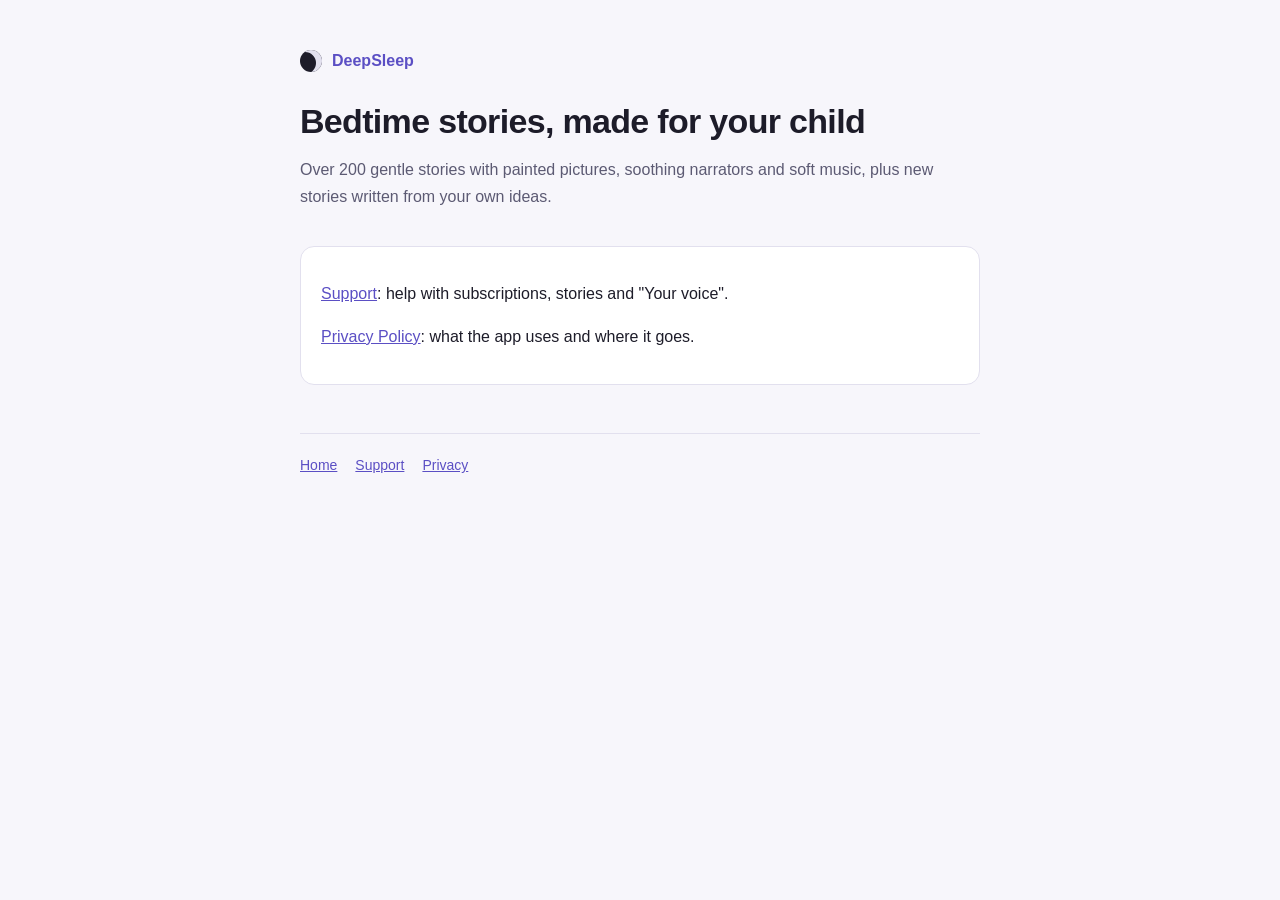
<file: index.html>
<!doctype html>
<html lang="en">
<head>
<meta charset="utf-8"><meta name="viewport" content="width=device-width,initial-scale=1">
<title>DeepSleep Stories</title>
<meta name="description" content="Bedtime stories made for your child, read aloud and painted page by page.">
<link rel="stylesheet" href="style.css">
</head>
<body><main>
<header>
<a class="brand" href="./"><span class="moon"></span>DeepSleep</a>
<h1>Bedtime stories, made for your child</h1>
<p class="muted">Over 200 gentle stories with painted pictures, soothing narrators and soft music, plus new stories written from your own ideas.</p>
</header>
<div class="card"><p><a href="support.html">Support</a>: help with subscriptions, stories and "Your voice".</p>
<p><a href="privacy.html">Privacy Policy</a>: what the app uses and where it goes.</p></div>
<nav><a href="./">Home</a><a href="support.html">Support</a><a href="privacy.html">Privacy</a></nav>
</main></body>
</html>
</file>
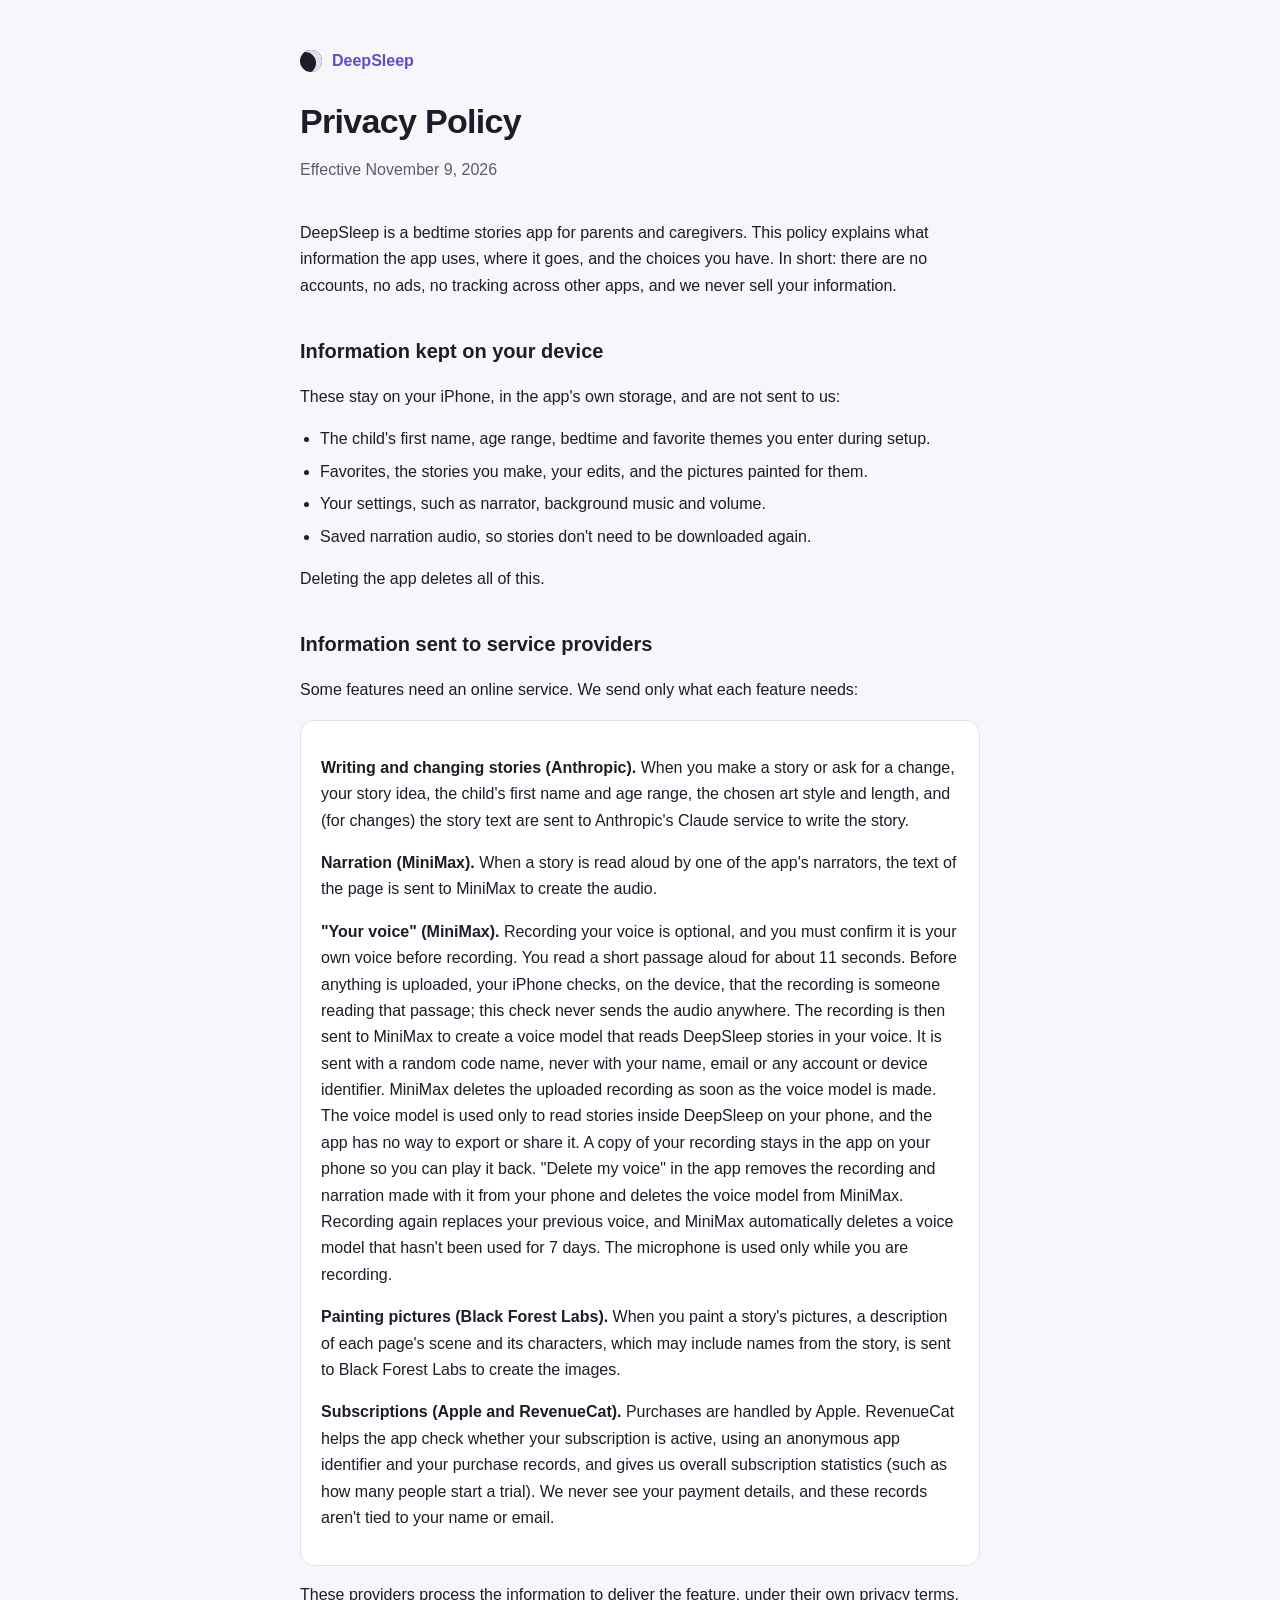
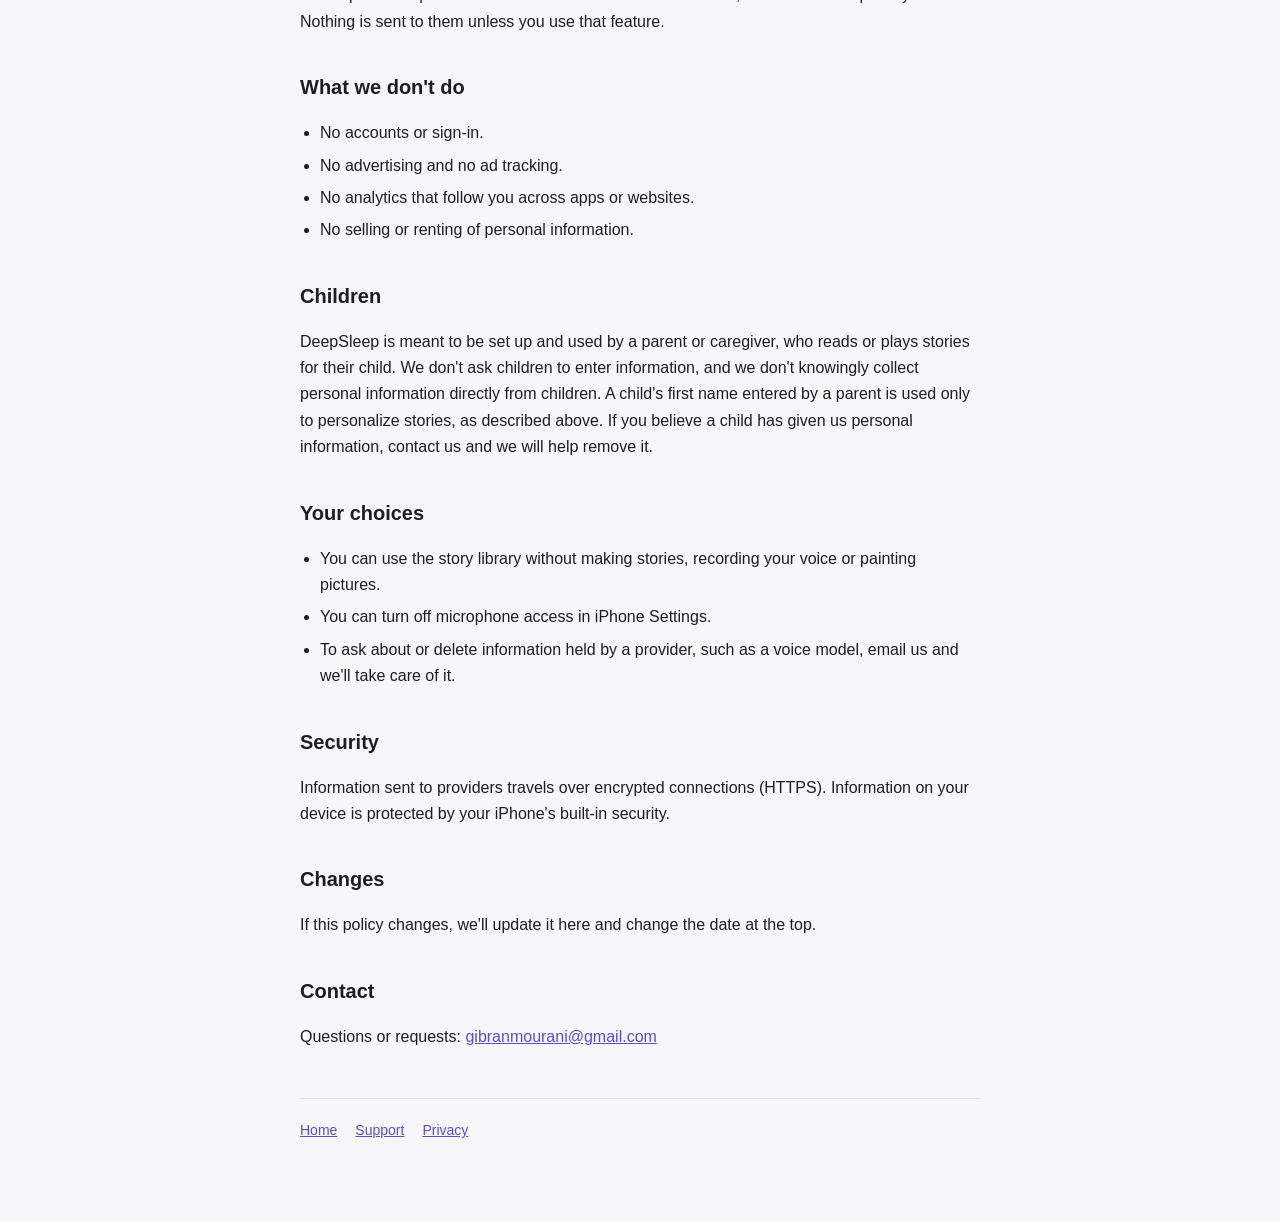
<file: privacy.html>
<!doctype html>
<html lang="en">
<head>
<meta charset="utf-8"><meta name="viewport" content="width=device-width,initial-scale=1">
<title>DeepSleep Privacy Policy</title>
<meta name="description" content="How the DeepSleep bedtime stories app handles your information.">
<link rel="stylesheet" href="style.css">
</head>
<body><main>
<header>
<a class="brand" href="./"><span class="moon"></span>DeepSleep</a>
<h1>Privacy Policy</h1>
<p class="muted">Effective November 9, 2026</p>
</header>

<p>DeepSleep is a bedtime stories app for parents and caregivers. This policy explains what information the app uses, where it goes, and the choices you have. In short: there are no accounts, no ads, no tracking across other apps, and we never sell your information.</p>

<h2>Information kept on your device</h2>
<p>These stay on your iPhone, in the app's own storage, and are not sent to us:</p>
<ul>
<li>The child's first name, age range, bedtime and favorite themes you enter during setup.</li>
<li>Favorites, the stories you make, your edits, and the pictures painted for them.</li>
<li>Your settings, such as narrator, background music and volume.</li>
<li>Saved narration audio, so stories don't need to be downloaded again.</li>
</ul>
<p>Deleting the app deletes all of this.</p>

<h2>Information sent to service providers</h2>
<p>Some features need an online service. We send only what each feature needs:</p>
<div class="card">
<p><strong>Writing and changing stories (Anthropic).</strong> When you make a story or ask for a change, your story idea, the child's first name and age range, the chosen art style and length, and (for changes) the story text are sent to Anthropic's Claude service to write the story.</p>
<p><strong>Narration (MiniMax).</strong> When a story is read aloud by one of the app's narrators, the text of the page is sent to MiniMax to create the audio.</p>
<p><strong>"Your voice" (MiniMax).</strong> Recording your voice is optional, and you must confirm it is your own voice before recording. You read a short passage aloud for about 11 seconds. Before anything is uploaded, your iPhone checks, on the device, that the recording is someone reading that passage; this check never sends the audio anywhere. The recording is then sent to MiniMax to create a voice model that reads DeepSleep stories in your voice. It is sent with a random code name, never with your name, email or any account or device identifier. MiniMax deletes the uploaded recording as soon as the voice model is made. The voice model is used only to read stories inside DeepSleep on your phone, and the app has no way to export or share it. A copy of your recording stays in the app on your phone so you can play it back. "Delete my voice" in the app removes the recording and narration made with it from your phone and deletes the voice model from MiniMax. Recording again replaces your previous voice, and MiniMax automatically deletes a voice model that hasn't been used for 7 days. The microphone is used only while you are recording.</p>
<p><strong>Painting pictures (Black Forest Labs).</strong> When you paint a story's pictures, a description of each page's scene and its characters, which may include names from the story, is sent to Black Forest Labs to create the images.</p>
<p><strong>Subscriptions (Apple and RevenueCat).</strong> Purchases are handled by Apple. RevenueCat helps the app check whether your subscription is active, using an anonymous app identifier and your purchase records, and gives us overall subscription statistics (such as how many people start a trial). We never see your payment details, and these records aren't tied to your name or email.</p>
</div>
<p>These providers process the information to deliver the feature, under their own privacy terms. Nothing is sent to them unless you use that feature.</p>

<h2>What we don't do</h2>
<ul>
<li>No accounts or sign-in.</li>
<li>No advertising and no ad tracking.</li>
<li>No analytics that follow you across apps or websites.</li>
<li>No selling or renting of personal information.</li>
</ul>

<h2>Children</h2>
<p>DeepSleep is meant to be set up and used by a parent or caregiver, who reads or plays stories for their child. We don't ask children to enter information, and we don't knowingly collect personal information directly from children. A child's first name entered by a parent is used only to personalize stories, as described above. If you believe a child has given us personal information, contact us and we will help remove it.</p>

<h2>Your choices</h2>
<ul>
<li>You can use the story library without making stories, recording your voice or painting pictures.</li>
<li>You can turn off microphone access in iPhone Settings.</li>
<li>To ask about or delete information held by a provider, such as a voice model, email us and we'll take care of it.</li>
</ul>

<h2>Security</h2>
<p>Information sent to providers travels over encrypted connections (HTTPS). Information on your device is protected by your iPhone's built-in security.</p>

<h2>Changes</h2>
<p>If this policy changes, we'll update it here and change the date at the top.</p>

<h2>Contact</h2>
<p>Questions or requests: <a href="mailto:gibranmourani@gmail.com">gibranmourani@gmail.com</a></p>

<nav><a href="./">Home</a><a href="support.html">Support</a><a href="privacy.html">Privacy</a></nav>
</main></body>
</html>
</file>
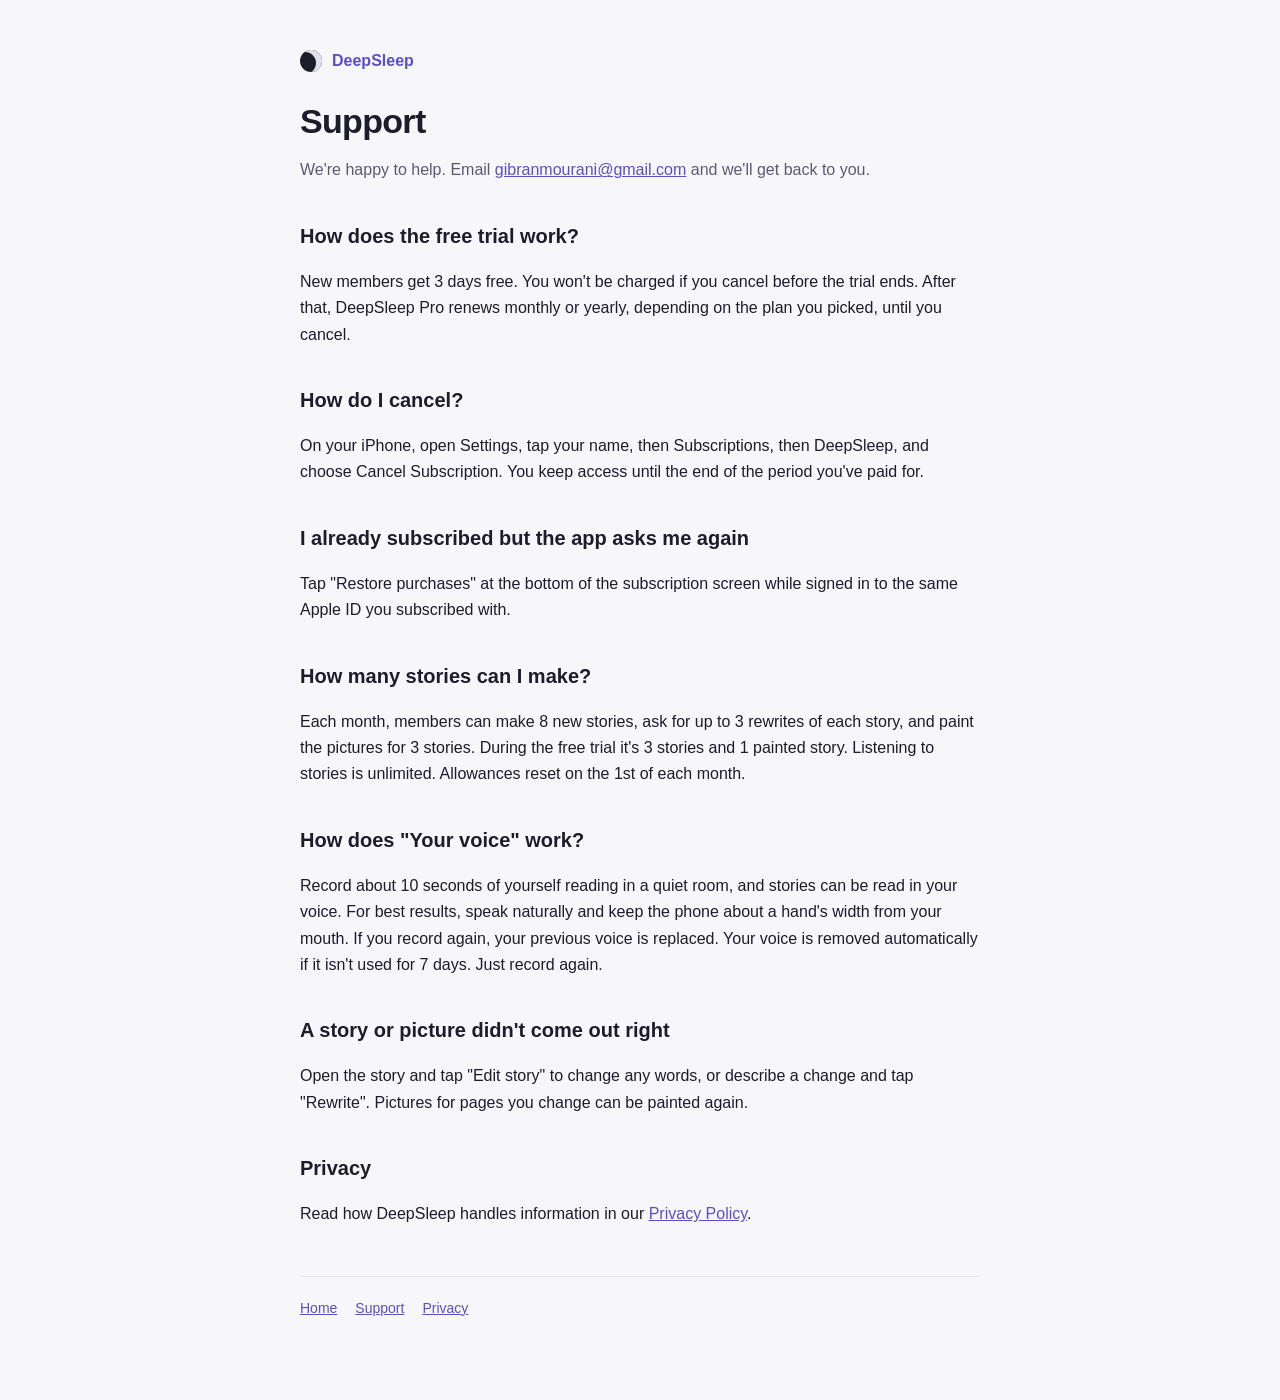
<file: support.html>
<!doctype html>
<html lang="en">
<head>
<meta charset="utf-8"><meta name="viewport" content="width=device-width,initial-scale=1">
<title>DeepSleep Support</title>
<meta name="description" content="Help with the DeepSleep bedtime stories app.">
<link rel="stylesheet" href="style.css">
</head>
<body><main>
<header>
<a class="brand" href="./"><span class="moon"></span>DeepSleep</a>
<h1>Support</h1>
<p class="muted">We're happy to help. Email <a href="mailto:gibranmourani@gmail.com">gibranmourani@gmail.com</a> and we'll get back to you.</p>
</header>

<h2>How does the free trial work?</h2>
<p>New members get 3 days free. You won't be charged if you cancel before the trial ends. After that, DeepSleep Pro renews monthly or yearly, depending on the plan you picked, until you cancel.</p>

<h2>How do I cancel?</h2>
<p>On your iPhone, open Settings, tap your name, then Subscriptions, then DeepSleep, and choose Cancel Subscription. You keep access until the end of the period you've paid for.</p>

<h2>I already subscribed but the app asks me again</h2>
<p>Tap "Restore purchases" at the bottom of the subscription screen while signed in to the same Apple ID you subscribed with.</p>

<h2>How many stories can I make?</h2>
<p>Each month, members can make 8 new stories, ask for up to 3 rewrites of each story, and paint the pictures for 3 stories. During the free trial it's 3 stories and 1 painted story. Listening to stories is unlimited. Allowances reset on the 1st of each month.</p>

<h2>How does "Your voice" work?</h2>
<p>Record about 10 seconds of yourself reading in a quiet room, and stories can be read in your voice. For best results, speak naturally and keep the phone about a hand's width from your mouth. If you record again, your previous voice is replaced. Your voice is removed automatically if it isn't used for 7 days. Just record again.</p>

<h2>A story or picture didn't come out right</h2>
<p>Open the story and tap "Edit story" to change any words, or describe a change and tap "Rewrite". Pictures for pages you change can be painted again.</p>

<h2>Privacy</h2>
<p>Read how DeepSleep handles information in our <a href="privacy.html">Privacy Policy</a>.</p>

<nav><a href="./">Home</a><a href="support.html">Support</a><a href="privacy.html">Privacy</a></nav>
</main></body>
</html>
</file>
<file: style.css>
:root{--bg:#14151f;--surface:#1f2130;--text:#ecebf5;--muted:#a3a2b8;--accent:#b7aef0;--rule:#2e3043}
@media (prefers-color-scheme: light){:root:not([data-theme="dark"]){--bg:#f7f6fb;--surface:#ffffff;--text:#1d1c29;--muted:#5c5a73;--accent:#5b4fc4;--rule:#e2e0ee}}
*{box-sizing:border-box}
body{margin:0;background:var(--bg);color:var(--text);font:16px/1.65 -apple-system,BlinkMacSystemFont,"Inter","Segoe UI",sans-serif}
main{max-width:720px;margin:0 auto;padding:48px 20px 80px}
header{margin-bottom:36px}
.brand{display:flex;align-items:center;gap:10px;color:var(--accent);font-weight:600;text-decoration:none;margin-bottom:28px}
.moon{width:22px;height:22px;border-radius:50%;background:var(--text);box-shadow:inset -6px 2px 0 var(--rule)}
h1{font-size:34px;line-height:1.15;letter-spacing:-.02em;margin:0 0 8px;font-weight:600}
h2{font-size:20px;margin:36px 0 8px;font-weight:600}
p,li{color:var(--text)}
.muted{color:var(--muted)}
ul{padding-left:20px}
li{margin:6px 0}
a{color:var(--accent)}
.card{background:var(--surface);border:1px solid var(--rule);border-radius:14px;padding:18px 20px;margin:14px 0}
nav{display:flex;gap:18px;margin-top:48px;padding-top:20px;border-top:1px solid var(--rule);font-size:14px}
</file>
